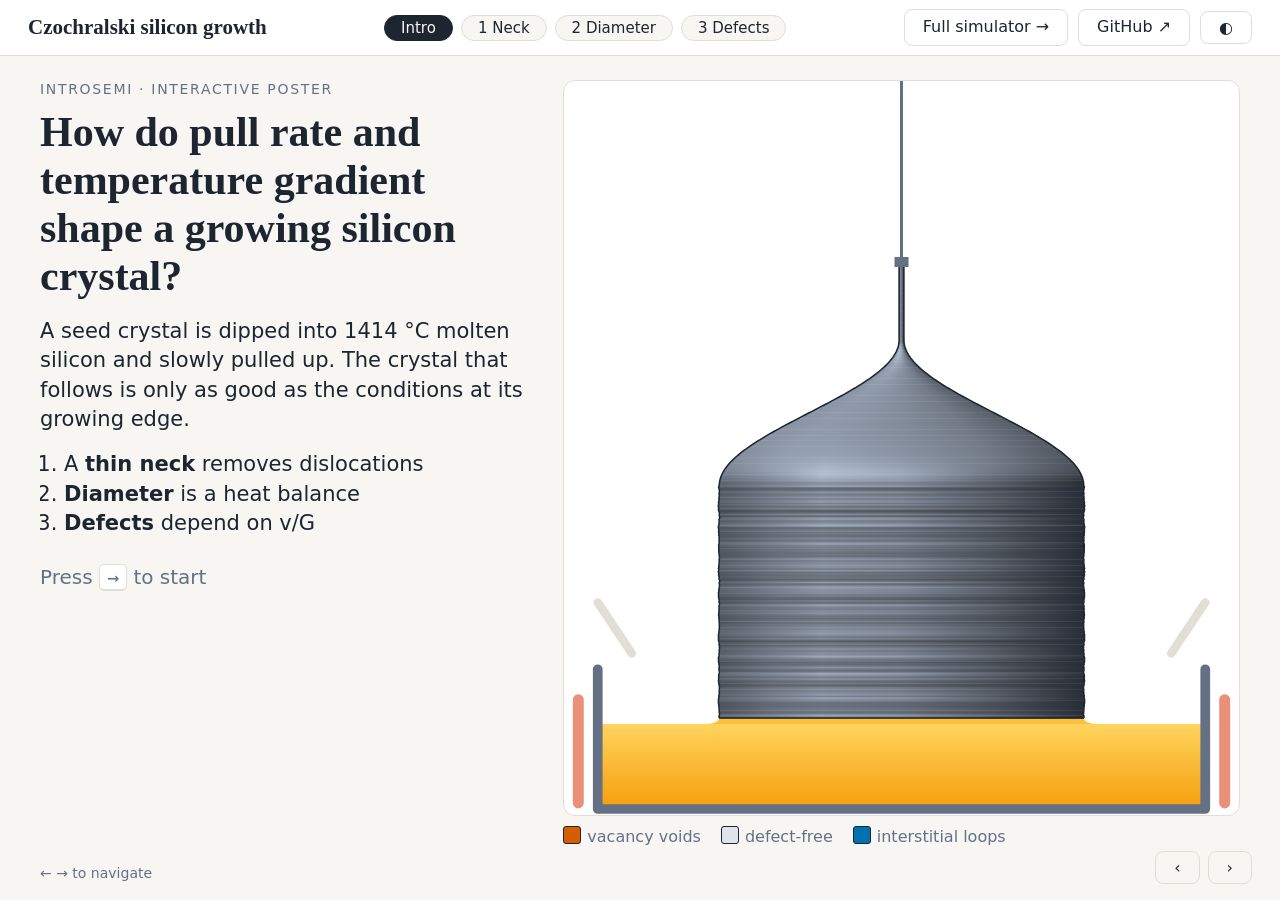
<file: index.html>
<!DOCTYPE html>
<html lang="en">

<head>
  <meta charset="utf-8">
  <meta name="viewport" content="width=device-width, initial-scale=1">
  <title>Growing a Silicon Ingot: Czochralski Poster</title>
  <link rel="icon" type="image/svg+xml" href="favicon.svg">
  <link rel="stylesheet" href="css/style.css">
</head>

<body>

  <header class="topbar">
    <div class="brand">Czochralski silicon growth</div>
    <nav class="dots" id="dots"></nav>
    <div class="right">
      <a class="btn ghost" href="sandbox.html">Full simulator &rarr;</a>
      <a class="btn ghost" href="https://github.com/edwar4rd/crystal-grower" target="_blank" rel="noopener">GitHub
        &#8599;</a>
      <button class="btn ghost" id="theme" title="Light / dark">&#9680;</button>
    </div>
  </header>

  <!-- 0 · Intro -->
  <section class="card" id="c0">
    <div class="col text">
      <p class="kicker">IntroSemi &middot; Interactive poster</p>
      <h1>How do pull rate and temperature gradient shape a growing silicon crystal?</h1>
      <p class="lead">A seed crystal is dipped into 1414&nbsp;&deg;C molten silicon and slowly pulled up. The crystal
        that follows is only as good as the conditions at its growing edge.</p>
      <ol class="lead" style="padding-left:1.2rem">
        <li>A <b>thin neck</b> removes dislocations</li>
        <li><b>Diameter</b> is a heat balance</li>
        <li><b>Defects</b> depend on v/G</li>
      </ol>
      <p class="hint">Press <kbd>&rarr;</kbd> to start</p>
    </div>
    <div class="col fig">
      <canvas id="cv0"></canvas>
      <div class="legend"><span><i class="sw V"></i>vacancy voids</span><span><i
            class="sw DF"></i>defect-free</span><span><i class="sw I"></i>interstitial loops</span></div>
    </div>
  </section>

  <!-- 1 · Dash neck -->
  <section class="card" id="c1">
    <div class="col text">
      <h2><span class="num">1</span>The thin neck</h2>
      <p class="lead">Dipping the seed causes thermal shock, which creates dislocations. Pull fast at first: the crystal
        gets thin and the dislocations <b>escape through its surface</b>.</p>
      <label class="ctl pull"><span class="name">Pull rate v</span><output id="o1"></output>
        <input type="range" id="s1" min="1" max="6" step="any" value="4"></label>
      <div class="readout">Neck diameter: <b id="r1d"></b> &nbsp;&middot;&nbsp; gradient <b class="t1">G</b> in neck: <b
          id="r1g"></b></div>
      <p class="verdict" id="r1v"></p>
      <p class="note">Why can a thin crystal be pulled fast? It loses heat from its sides more easily, so G is steeper
        (see card 2).</p>
    </div>
    <div class="col fig">
      <canvas id="cv1"></canvas>
      <div class="legend"><span><i class="sw dis"></i>dislocation line</span><span>(neck width exaggerated)</span></div>
    </div>
  </section>

  <!-- 2 · Diameter -->
  <section class="card" id="c2">
    <div class="col text">
      <h2><span class="num">2</span>Diameter is a heat balance</h2>
      <div class="eq"><span class="t1">k<sub>s</sub>G<sub>s</sub></span> &minus; <span
          class="t2">k<sub>l</sub>G<sub>l</sub></span> = <span class="t3">&rho;&Delta;H&middot;v</span></div>
      <div class="eqcap">
        <span class="t1"><b>heat up the crystal</b></span>
        <span class="t2"><b>heat from the melt</b></span>
        <span class="t3"><b>latent heat of freezing</b></span>
      </div>
      <label class="ctl pull"><span class="name">Pull rate v</span><output id="o2a"></output>
        <input type="range" id="s2a" min="0.2" max="0.9" step="any"></label>
      <label class="ctl heat"><span class="name">Heater power (melt gradient G<sub>l</sub>)</span><output
          id="o2b"></output>
        <input type="range" id="s2b" min="0.4" max="0.9" step="any"></label>
      <canvas class="minicanvas" id="cv2b"></canvas>
      <div class="btnrow"><button class="btn ghost" id="reset2">&#8634; Reset</button></div>
      <p class="note">Simplified teaching model, see the full simulator for assumptions.</p>
    </div>
    <div class="col fig">
      <canvas id="cv2"></canvas>
      <div class="banner" id="b2" hidden></div>
    </div>
  </section>

  <!-- 3 · Defects -->
  <section class="card" id="c3">
    <div class="col text">
      <h2><span class="num">3</span>Defects depend on v/G</h2>
      <div class="eq">&xi; = <span class="t3">v</span> / <span class="t1">G</span></div>
      <div class="eqcap"><span class="t3"><b>pull rate</b></span><span class="t1"><b>temperature gradient at the
            interface</b></span></div>
      <label class="ctl pull"><span class="name">Pull rate v</span><output id="o3a"></output>
        <input type="range" id="s3a" min="0.2" max="0.7" step="any"></label>
      <label class="ctl grad"><span class="name">Gradient G (heat shield)</span><output id="o3b"></output>
        <input type="range" id="s3b" min="2" max="4.5" step="any"></label>
      <div class="gauge" id="gauge">
        <span class="mk" id="mkC">C</span><span class="mk" id="mkE">E</span>
        <span class="zl" style="left:0">slow &rarr; interstitials</span>
        <span class="zl" style="left:31%">ideal</span>
        <span class="zl" style="right:0">fast &rarr; vacancies</span>
      </div>
      <p class="verdict" id="r3v"></p>
      <div class="btnrow">
        <button class="btn ghost" data-p3="fast">Too fast</button>
        <button class="btn ghost" data-p3="ok">Just right</button>
        <button class="btn ghost" data-p3="slow">Too slow</button>
      </div>
      <p class="note">C = wafer centre, E = wafer edge. The edge is cooled harder (larger G), so its ξ is lower. That is
        why a ring can appear.</p>
    </div>
    <div class="col fig">
      <canvas id="cv3"></canvas>
      <div class="legend"><span><i class="sw V"></i>vacancy voids (COPs)</span><span><i
            class="sw DF"></i>defect-free</span><span><i class="sw I"></i>interstitial loops</span></div>
    </div>
  </section>

  <div class="foot">&larr; &rarr; to navigate</div>
  <div class="pager">
    <button class="btn ghost" id="prev">&lsaquo;</button>
    <button class="btn ghost" id="next">&rsaquo;</button>
  </div>

  <script src="js/physics.js"></script>
  <script src="js/common.js"></script>
  <script src="js/render.js"></script>
  <script src="js/poster.js"></script>
</body>

</html>
</file>
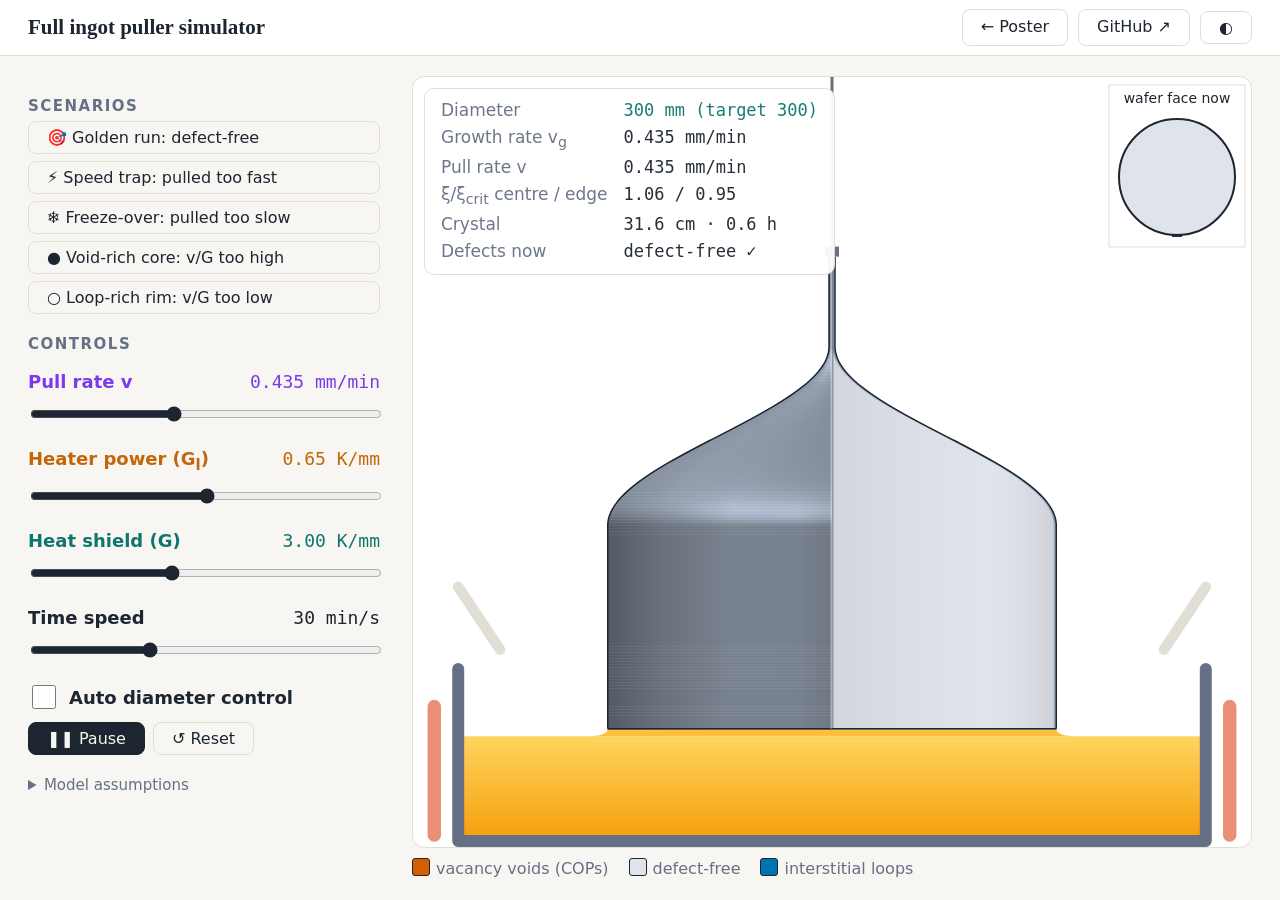
<file: sandbox.html>
<!DOCTYPE html>
<html lang="en">

<head>
  <meta charset="utf-8">
  <meta name="viewport" content="width=device-width, initial-scale=1">
  <title>Full Ingot Puller Simulator</title>
  <link rel="icon" type="image/svg+xml" href="favicon.svg">
  <link rel="stylesheet" href="css/style.css">
</head>

<body>

  <header class="topbar">
    <div class="brand">Full ingot puller simulator</div>
    <div></div>
    <div class="right">
      <a class="btn ghost" href="index.html">&larr; Poster</a>
      <a class="btn ghost" href="https://github.com/edwar4rd/crystal-grower" target="_blank" rel="noopener">GitHub
        &#8599;</a>
      <button class="btn ghost" id="theme" title="Light / dark">&#9680;</button>
    </div>
  </header>

  <main class="sandbox">
    <aside class="panel">
      <h3>Scenarios</h3>
      <div class="presets">
        <button class="btn ghost" data-preset="golden">&#127919; Golden run: defect-free</button>
        <button class="btn ghost" data-preset="speed">&#9889; Speed trap: pulled too fast</button>
        <button class="btn ghost" data-preset="freeze">&#10052; Freeze-over: pulled too slow</button>
        <button class="btn ghost" data-preset="void">&#9679; Void-rich core: v/G too high</button>
        <button class="btn ghost" data-preset="rim">&#9675; Loop-rich rim: v/G too low</button>
      </div>

      <h3>Controls</h3>
      <label class="ctl pull"><span class="name">Pull rate v</span><output id="ovp"></output>
        <input type="range" id="vp" min="0.05" max="1.0" step="any"></label>
      <label class="ctl heat"><span class="name">Heater power (G<sub>l</sub>)</span><output id="ogl"></output>
        <input type="range" id="gl" min="0.3" max="1.0" step="any"></label>
      <label class="ctl grad"><span class="name">Heat shield (G)</span><output id="og0"></output>
        <input type="range" id="g0" min="2" max="4.5" step="any"></label>
      <label class="ctl"><span class="name">Time speed</span><output id="osp"></output>
        <input type="range" id="sp" min="5" max="80" step="1" value="30"></label>
      <label class="switch"><input type="checkbox" id="adc"> Auto diameter control</label>
      <div class="btnrow">
        <button class="btn" id="play">&#10074;&#10074; Pause</button>
        <button class="btn ghost" id="reset">&#8634; Reset</button>
      </div>


      <details>
        <summary>Model assumptions</summary>
        <p>Teaching model with realistic numbers, not a full furnace simulation.</p>
        <p>Growth rate from the interface heat balance k<sub>s</sub>G<sub>s</sub> &minus; k<sub>l</sub>G<sub>l</sub> =
          &rho;&Delta;H&middot;v<sub>g</sub>. Pulling faster than v<sub>g</sub> raises the meniscus, which narrows the
          crystal.</p>
        <p>Thin crystals radiate heat away more easily: G<sub>s</sub> = G(1 + c/R).</p>
        <p>Gradient is 12 % steeper at the edge than at the centre. Defect-free means v/G within &plusmn;12 % of 0.13
          mm&sup2;/(min&middot;K).</p>
        <p>Melt level fixed (crucible is lifted), no rotation, oxygen or dopants. Time runs far faster than real life.
        </p>
      </details>
    </aside>

    <section class="fig">
      <canvas id="cv"></canvas>
      <dl class="stats overlay">
        <dt>Diameter</dt>
        <dd id="rD"></dd>
        <dt>Growth rate v<sub>g</sub></dt>
        <dd id="rVg"></dd>
        <dt>Pull rate v</dt>
        <dd id="rVp"></dd>
        <dt>&xi;/&xi;<sub>crit</sub> centre / edge</dt>
        <dd id="rXi"></dd>
        <dt>Crystal</dt>
        <dd id="rLen"></dd>
        <dt>Defects now</dt>
        <dd id="rDef"></dd>
      </dl>
      <div class="banner" id="banner" hidden></div>
      <div class="legend"><span><i class="sw V"></i>vacancy voids (COPs)</span><span><i
            class="sw DF"></i>defect-free</span><span><i class="sw I"></i>interstitial loops</span></div>
    </section>
  </main>

  <script src="js/physics.js"></script>
  <script src="js/common.js"></script>
  <script src="js/render.js"></script>
  <script src="js/sandbox.js"></script>
</body>

</html>
</file>
<file: css/style.css>
:root {
  --paper: #f7f6f2; --card: #ffffff; --ink: #1d2530; --mute: #667085; --line: #e1ded6;
  --teal: #0f766e; --amber: #c2660a; --purple: #7c3aed;
  --V: #D55E00; --DF: #dfe3ea; --I: #0072B2;
  --danger: #b42318;
}
[data-theme="dark"] {
  --paper: #12161c; --card: #1b212b; --ink: #e8ecf2; --mute: #9aa4b5; --line: #2f3846;
  --teal: #2dd4bf; --amber: #fbbf24; --purple: #a78bfa;
  --V: #ff7a1a; --DF: #c3cad6; --I: #4aa8ff;
  --danger: #ff8a80;
}
* { box-sizing: border-box; }
html { font-size: 20px; }
body {
  margin: 0; background: var(--paper); color: var(--ink);
  font-family: system-ui, -apple-system, "Segoe UI", sans-serif; line-height: 1.4;
}
h1, h2, .eq { font-family: Georgia, "Times New Roman", serif; }
h1 { font-size: 2.1rem; line-height: 1.15; margin: 0.4rem 0 0.8rem; }
h2 { font-size: 1.7rem; margin: 0 0 0.4rem; }
.num {
  display: inline-block; width: 1.9rem; height: 1.9rem; line-height: 1.9rem; text-align: center;
  border-radius: 50%; background: var(--ink); color: var(--paper); font-size: 1.1rem; margin-right: 0.4rem;
  font-family: system-ui, sans-serif; vertical-align: 0.1rem;
}
.kicker { text-transform: uppercase; letter-spacing: 0.12em; font-size: 0.7rem; color: var(--mute); margin: 0; }
.lead { font-size: 1.05rem; margin: 0.2rem 0 0.8rem; }
.note { font-size: 0.85rem; color: var(--mute); margin: 0.5rem 0 0; }
.hint { color: var(--mute); margin-top: 1.2rem; }
kbd { border: 1px solid var(--line); border-bottom-width: 2px; border-radius: 5px; padding: 0 0.35rem; background: var(--card); }

/* top bar */
.topbar {
  height: 56px; display: flex; align-items: center; justify-content: space-between;
  padding: 0 1.4rem; border-bottom: 1px solid var(--line); background: var(--card);
}
.brand { font-family: Georgia, serif; font-weight: bold; font-size: 1.05rem; }
.dots { display: flex; gap: 0.4rem; }
.dot {
  border: 1px solid var(--line); background: var(--paper); color: var(--ink); border-radius: 999px;
  padding: 0.15rem 0.8rem; font-size: 0.75rem; cursor: pointer; font-family: inherit;
}
.dot.on { background: var(--ink); color: var(--paper); border-color: var(--ink); }
.right { display: flex; gap: 0.5rem; align-items: center; }
.btn {
  border: 1px solid var(--ink); background: var(--ink); color: var(--paper); border-radius: 8px;
  padding: 0.3rem 0.9rem; font-size: 0.8rem; cursor: pointer; text-decoration: none; font-family: inherit;
}
.btn.ghost { background: transparent; color: var(--ink); border-color: var(--line); }
.btn.ghost:hover { border-color: var(--ink); }
.btn.sel { background: var(--ink); color: var(--paper); }

/* poster cards: one per screen */
.card {
  display: none; height: calc(100vh - 56px); padding: 1.2rem 2rem 2.6rem; gap: 2rem;
  grid-template-columns: minmax(340px, 5fr) 7fr;
}
.card.active { display: grid; }
.col { min-height: 0; min-width: 0; }
.text { overflow-y: auto; }
.fig { position: relative; display: flex; flex-direction: column; gap: 0.5rem; }
.fig canvas, .minicanvas {
  width: 100%; flex: 1; min-height: 0; display: block; background: var(--card);
  border: 1px solid var(--line); border-radius: 12px;
}
.minicanvas { flex: none; height: 165px; margin-top: 0.6rem; }

/* equations */
.eq { font-size: 2rem; margin: 0.4rem 0 0.2rem; white-space: nowrap; }
.eq sub { font-size: 0.55em; }
.t1 { color: var(--teal); } .t2 { color: var(--amber); } .t3 { color: var(--purple); }
.eqcap { display: flex; flex-wrap: wrap; gap: 0.2rem 1rem; font-size: 0.75rem; color: var(--mute); margin-bottom: 0.6rem; }
.eqcap b { font-weight: 600; }

/* controls */
.ctl { display: grid; grid-template-columns: 1fr auto; gap: 0.1rem 0.6rem; margin: 0.7rem 0; font-size: 0.9rem; }
.ctl .name { font-weight: 600; }
.ctl output { font-variant-numeric: tabular-nums; font-family: ui-monospace, Menlo, monospace; }
.ctl input[type=range] { grid-column: 1 / -1; width: 100%; height: 1.6rem; accent-color: var(--ink); }
.ctl.pull .name, .ctl.pull output { color: var(--purple); }
.ctl.heat .name, .ctl.heat output { color: var(--amber); }
.ctl.grad .name, .ctl.grad output { color: var(--teal); }
.ctl input:disabled { opacity: 0.5; }
.btnrow { display: flex; flex-wrap: wrap; gap: 0.4rem; margin: 0.5rem 0; }

/* legend */
.legend { display: flex; flex-wrap: wrap; gap: 0.2rem 1rem; font-size: 0.8rem; color: var(--mute); align-items: center; }
.sw { display: inline-block; width: 0.9rem; height: 0.9rem; border-radius: 3px; border: 1px solid var(--ink); margin-right: 0.3rem; vertical-align: -0.1rem; }
.sw.V { background: var(--V); } .sw.DF { background: var(--DF); } .sw.I { background: var(--I); }
.sw.dis { background: #c026d3; border-color: #c026d3; }

/* v/G gauge */
.gauge { position: relative; height: 1.6rem; border-radius: 6px; margin: 1.6rem 0 1.5rem; border: 1px solid var(--ink);
  background: linear-gradient(90deg, var(--I) 0 31%, var(--DF) 31% 58%, var(--V) 58% 100%); }
.gauge .mk { position: absolute; top: -1.2rem; transform: translateX(-50%); font-size: 0.7rem; font-weight: 700; color: var(--ink); text-align: center; }
.gauge .mk::after { content: ""; display: block; width: 3px; height: 2.7rem; background: var(--ink); margin: 0 auto; }
.gauge .zl { position: absolute; top: 1.9rem; font-size: 0.65rem; color: var(--mute); white-space: nowrap; }
.verdict { font-weight: 600; font-size: 1.05rem; min-height: 1.6rem; margin-top: 1.4rem; }
.readout { font-size: 0.95rem; margin-top: 0.8rem; }
.readout b { font-variant-numeric: tabular-nums; }
.good { color: var(--teal); } .bad { color: var(--danger); }

/* banner over canvas */
.banner {
  position: absolute; left: 50%; top: 45%; transform: translate(-50%, -50%); background: var(--danger); color: #fff;
  padding: 0.8rem 1.4rem; border-radius: 10px; font-weight: 600; text-align: center; max-width: 80%;
  box-shadow: 0 6px 24px rgba(0,0,0,0.3);
}
.banner[hidden] { display: none; }

/* poster bottom nav */
.pager { position: fixed; right: 1.4rem; bottom: 0.8rem; display: flex; gap: 0.4rem; }
.foot { position: fixed; left: 2rem; bottom: 0.8rem; font-size: 0.7rem; color: var(--mute); }

/* sandbox */
.sandbox { display: grid; grid-template-columns: 360px 1fr; gap: 1.2rem; height: calc(100vh - 56px); padding: 1rem 1.4rem; }
.panel { overflow-y: auto; padding-right: 0.4rem; }
.panel h3 { font-size: 0.75rem; text-transform: uppercase; letter-spacing: 0.1em; color: var(--mute); margin: 1rem 0 0.2rem; }
.switch { display: flex; align-items: center; gap: 0.5rem; margin: 0.5rem 0; font-weight: 600; font-size: 0.9rem; }
.switch input { width: 1.2rem; height: 1.2rem; accent-color: var(--ink); }
.stats { display: grid; grid-template-columns: auto 1fr; gap: 0.15rem 0.8rem; font-size: 0.85rem; }
.stats dt { color: var(--mute); } .stats dd { margin: 0; font-family: ui-monospace, Menlo, monospace; }
details { font-size: 0.75rem; color: var(--mute); margin-top: 1rem; }
details p { margin: 0.3rem 0; }
.presets { display: flex; flex-direction: column; gap: 0.35rem; }
.presets .btn { text-align: left; }

@media (max-width: 1000px) { html { font-size: 17px; } }

.fig .overlay {
  position: absolute; left: 12px; top: 12px; margin: 0; padding: 0.5rem 0.8rem; border-radius: 10px;
  background: var(--card); border: 1px solid var(--line); opacity: 0.95;
}
.sandbox .fig { min-height: 0; }
</file>
